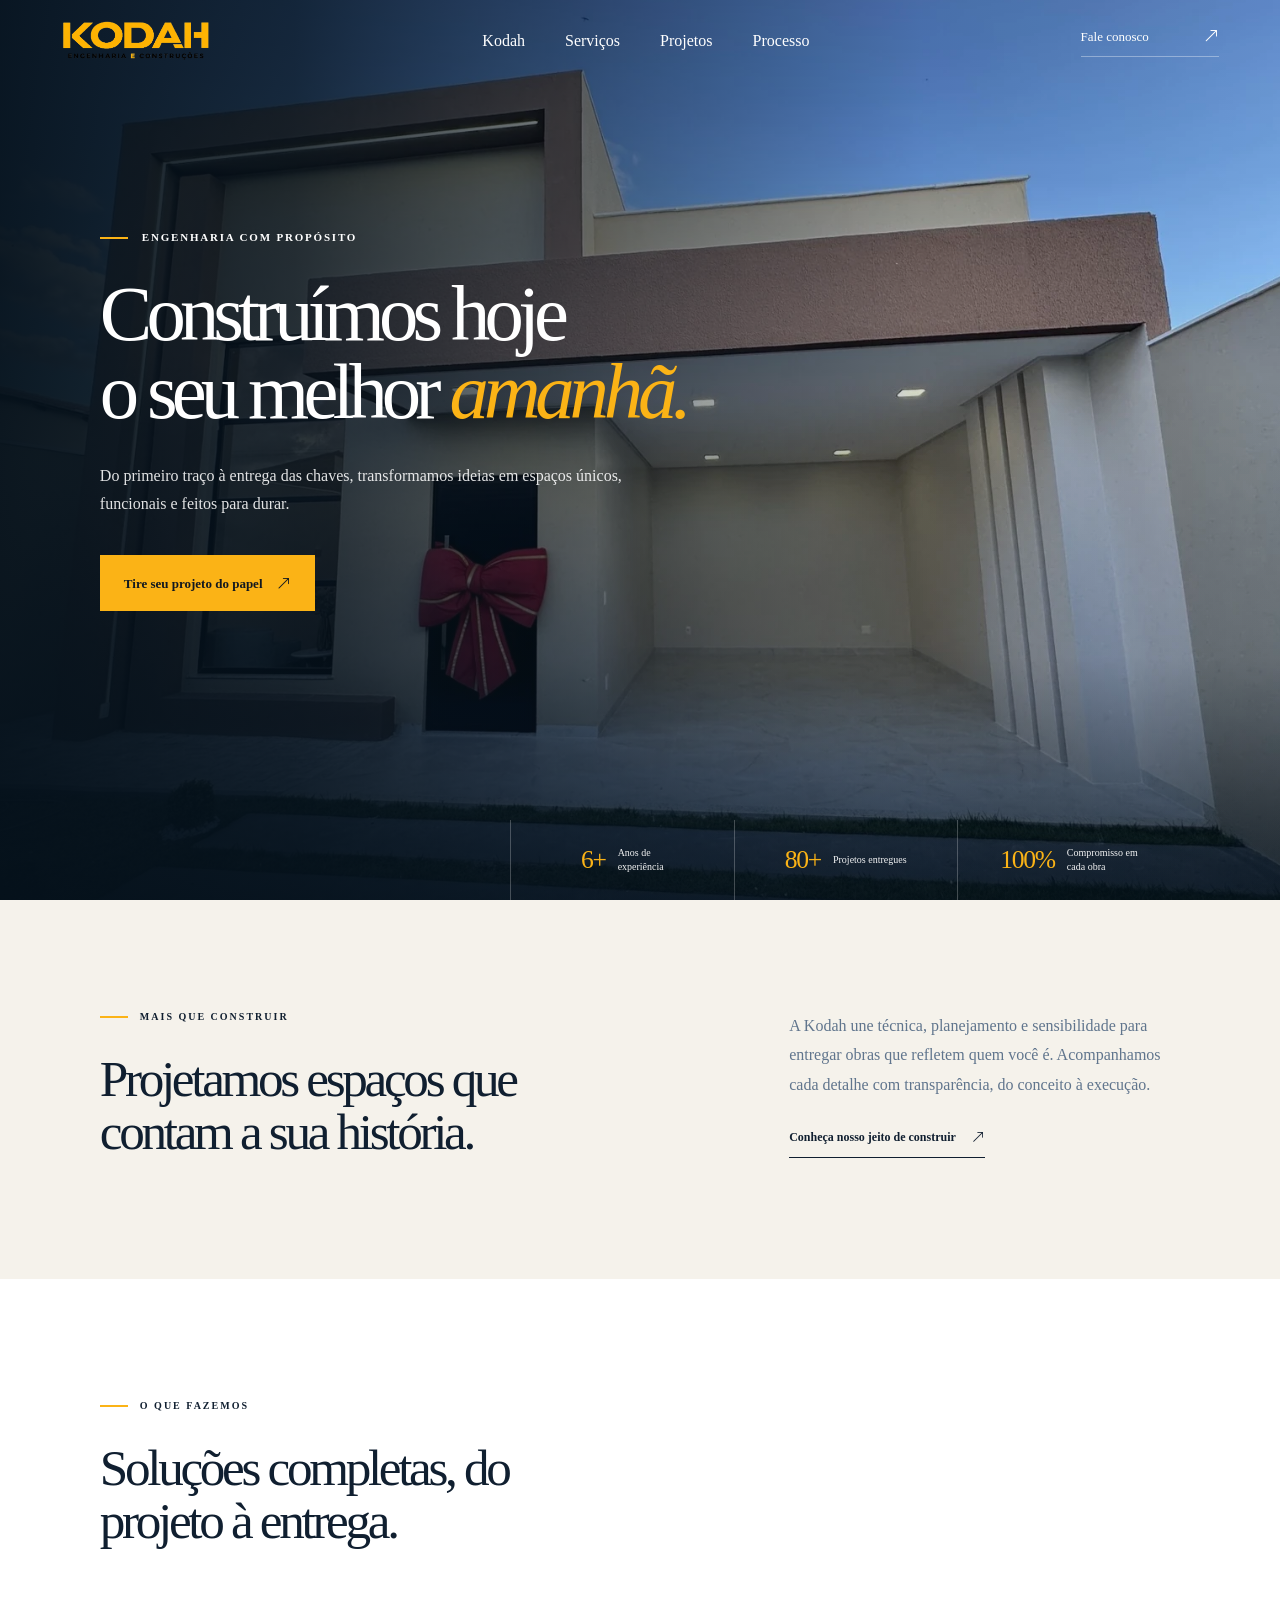
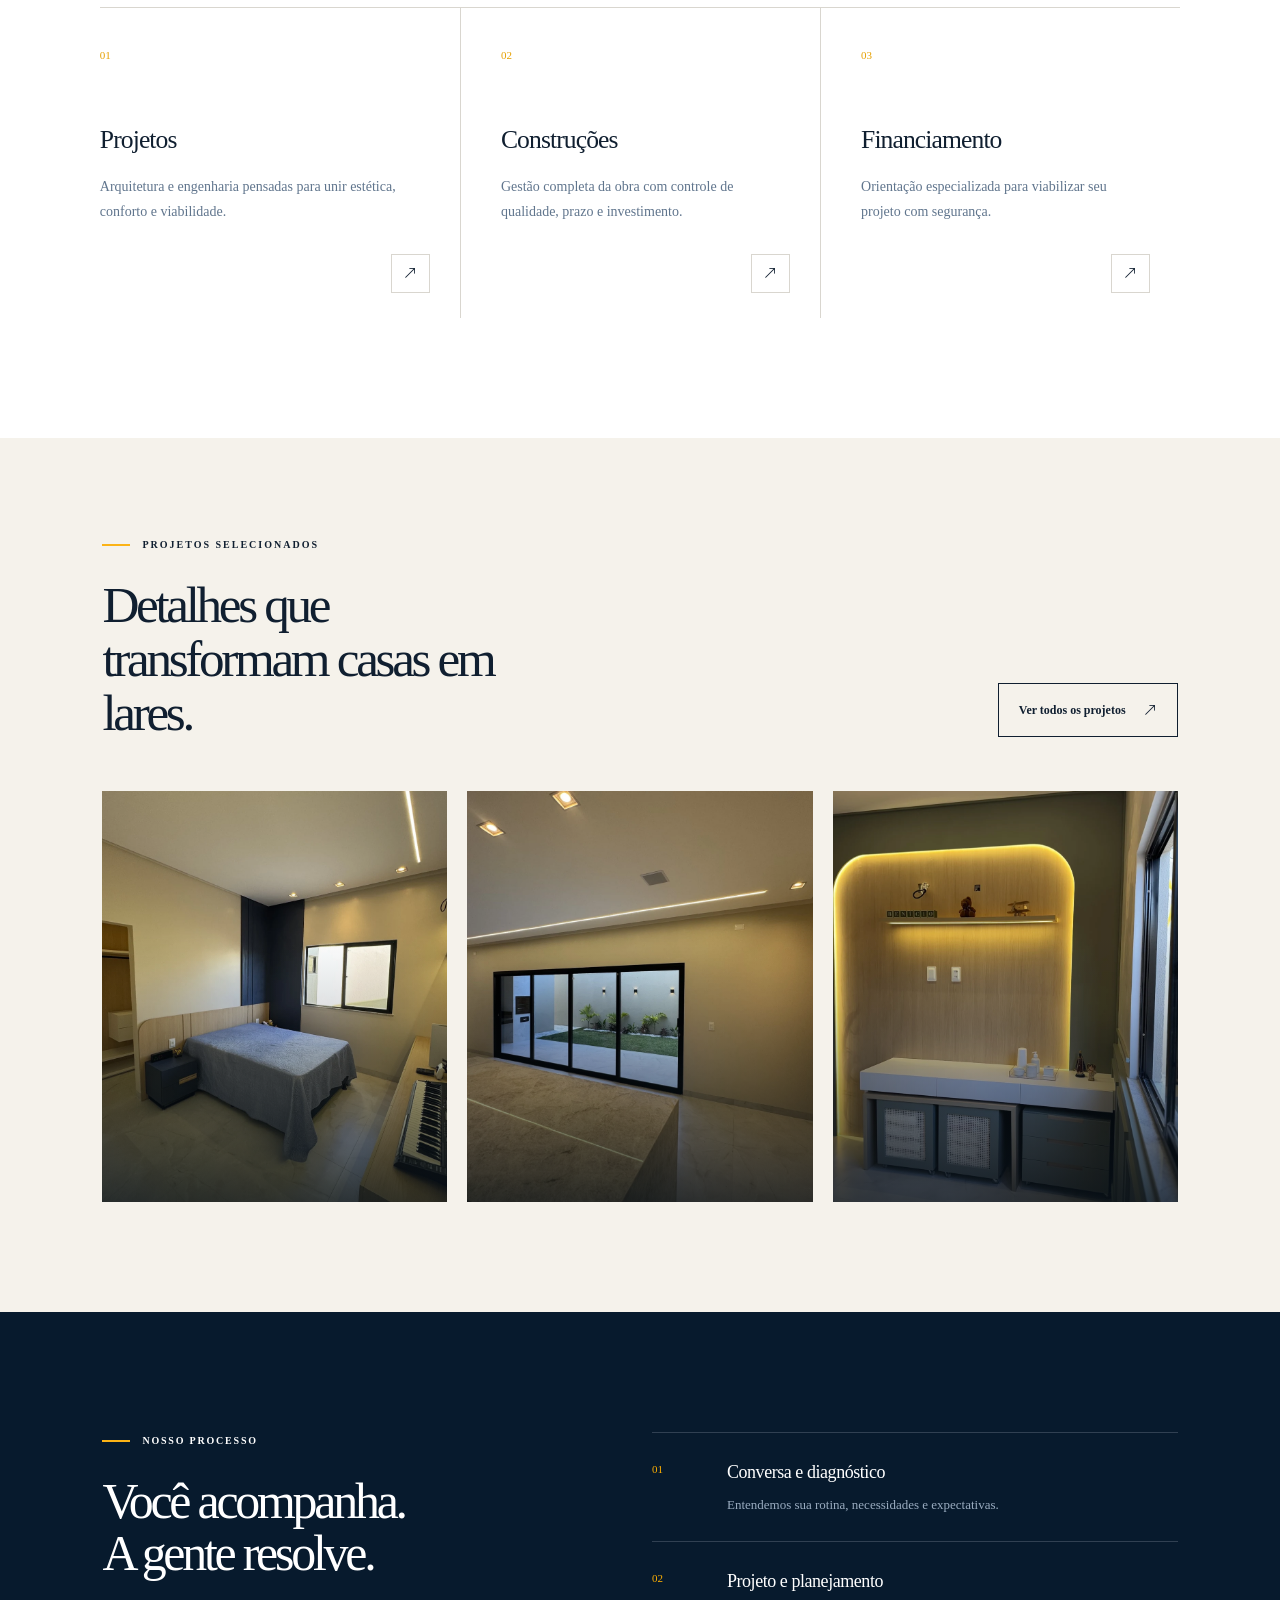
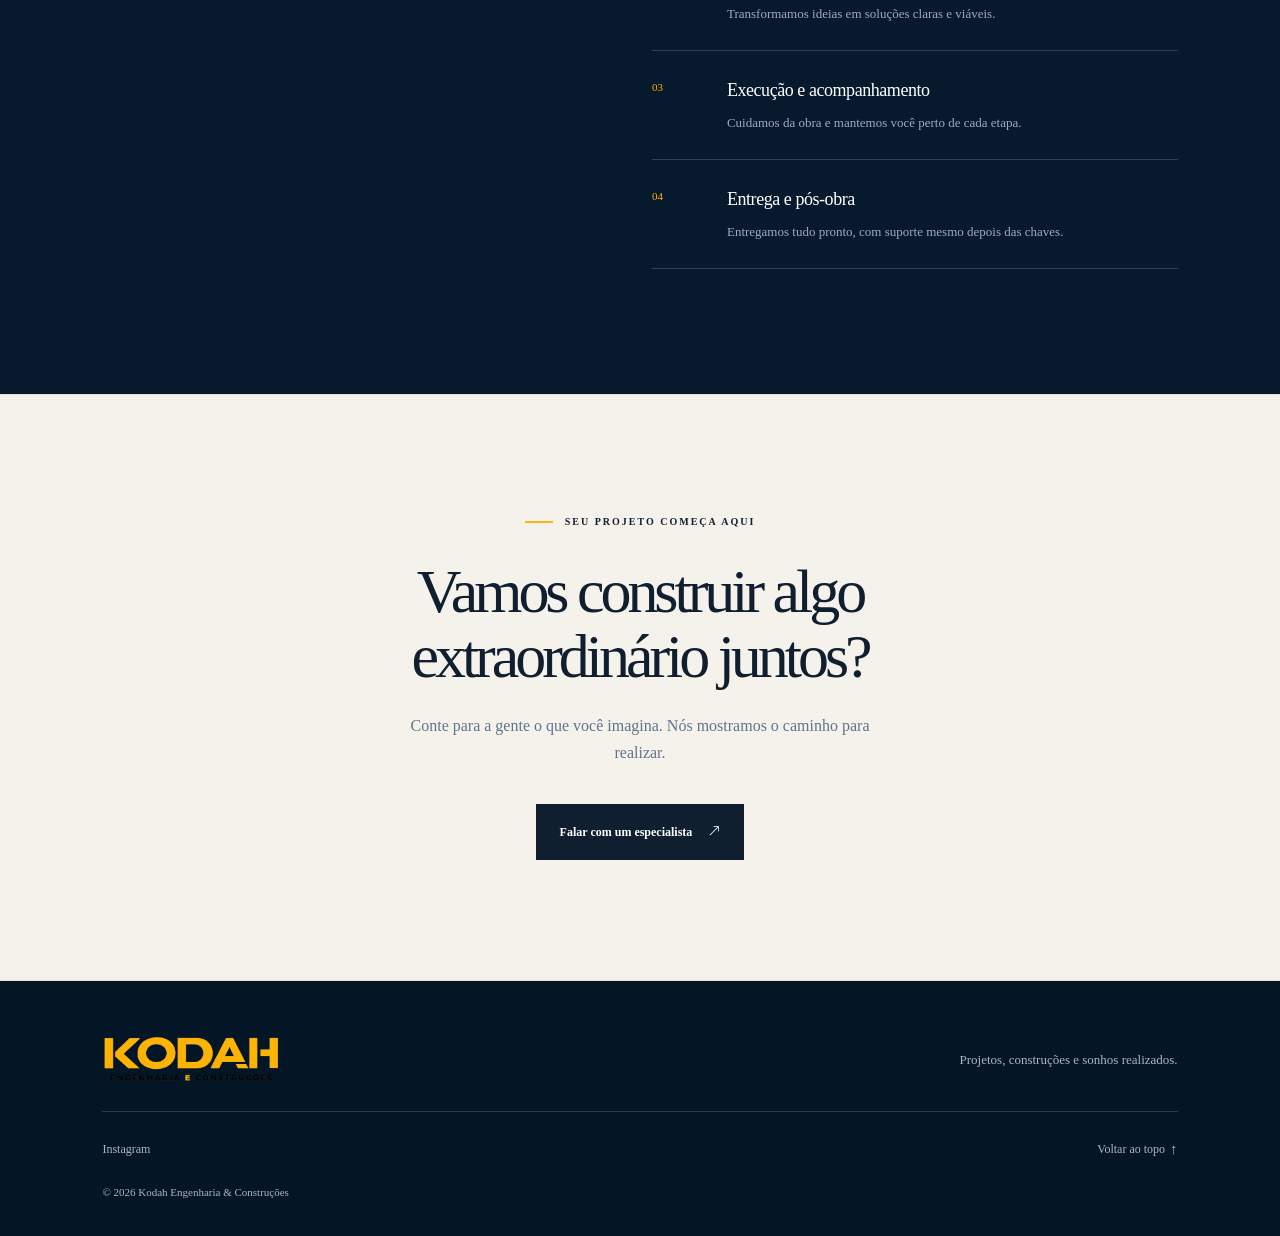
<file: index.html>
<!DOCTYPE html>
<html lang="pt-BR">

<head>
    <meta charset="UTF-8">
    <meta name="viewport" content="width=device-width, initial-scale=1.0">
    <meta name="theme-color" content="#041525">
    <meta name="description" content="A Kodah une engenharia, planejamento e sensibilidade para transformar projetos em espaços únicos. Conheça nossos serviços de projetos, construções e financiamento.">
    <meta name="robots" content="index, follow">
    <title>Kodah Engenharia &amp; Construções | Projetos e Obras</title>

    <link rel="preload" as="image" href="assets/img/logo.webp" fetchpriority="high">

    <!-- Bootstrap Icons -->
    <link rel="stylesheet" href="https://cdn.jsdelivr.net/npm/bootstrap-icons@1.13.2/font/bootstrap-icons.min.css">

    <link rel="stylesheet" href="src/css/reset.css">
    <link rel="stylesheet" href="src/css/layout/header.css">
    <link rel="stylesheet" href="src/css/section/hero.css">
    <link rel="stylesheet" href="src/css/section/about.css">
    <link rel="stylesheet" href="src/css/section/services.css">
    <link rel="stylesheet" href="src/css/section/projects.css">
    <link rel="stylesheet" href="src/css/section/process.css">
    <link rel="stylesheet" href="src/css/layout/cta.css">
    <link rel="stylesheet" href="src/css/layout/footer.css">
</head>

<body>
    <a class="skip-link" href="#conteudo">Pular para o conteúdo</a>
    <header class="site-header">
        <a class="header_brand" href="#inicio" aria-label="Kodah — início">
            <img src="assets/img/logo.webp" alt="Kodah Engenharia e Construções" width="220" height="60" fetchpriority="high">
        </a>

        <nav class="navbar" id="primary-navigation" aria-label="Navegação principal">
            <ul>
                <li class="nav-item"><a href="#sobre" class="nav-link">Kodah</a></li>
                <li class="nav-item"><a href="#servicos" class="nav-link">Serviços</a></li>
                <li class="nav-item"><a href="#projetos" class="nav-link">Projetos</a></li>
                <li class="nav-item nav-item-mobile"><a href="#processo" class="nav-link">Processo</a></li>
            </ul>
        </nav>

        <a href="#contato" class="btn-contact">
            <span>Fale conosco</span>
            <span class="arroy" aria-hidden="true"><i class="bi bi-arrow-up-right"></i></span>
        </a>

        <button class="menu-toggle" type="button" aria-label="Abrir menu" aria-controls="primary-navigation" aria-expanded="false">
            <span></span><span></span>
        </button>
    </header>

    <main id="conteudo">
        <section class="hero" id="inicio">
            <!-- Imagem de fundo -->
            <div class="hero__background" aria-hidden="true"></div>

            <!-- Camada de contraste sobre a imagem -->
            <div class="hero__overlay" aria-hidden="true"></div>

            <!-- Conteúdo principal -->
            <div class="hero__container">
                <div class="hero__content">

                    <!-- Selo / identificação -->
                    <div class="hero__eyebrow">
                        <span class="hero__eyebrow-line"></span>
                        <span>Engenharia com propósito</span>
                    </div>

                    <!-- Título principal -->
                    <h1 class="hero__title">
                        Construímos hoje
                        <br />
                        o seu melhor
                        <em>amanhã.</em>
                    </h1>

                    <!-- Descrição -->
                    <p class="hero__description">
                        Do primeiro traço à entrega das chaves, transformamos
                        ideias em espaços únicos, funcionais e feitos para durar.
                    </p>

                    <!-- Botão de ação -->
                    <a href="#contato" class="hero__cta">
                        <span>Tire seu projeto do papel</span>
                        <i class="bi bi-arrow-up-right" aria-hidden="true"></i>
                    </a>

                </div>

                <!-- Indicadores inferiores -->
                <div class="hero__stats" aria-label="Nossos diferenciais">

                    <div class="hero__stat">
                        <span class="hero__stat-number">6+</span>
                        <span class="hero__stat-label">
                            Anos de<br />experiência
                        </span>
                    </div>

                    <div class="hero__stat">
                        <span class="hero__stat-number">80+</span>
                        <span class="hero__stat-label">
                            Projetos entregues
                        </span>
                    </div>

                    <div class="hero__stat">
                        <span class="hero__stat-number">100%</span>
                        <span class="hero__stat-label">
                            Compromisso em<br />cada obra
                        </span>
                    </div>

                </div>
            </div>
        </section>
    </main>

    <!-- ======================= 
        SEÇÃO - SOBRE KODAH
    ======================= -->

    <section class="about" id="sobre">
        <div class="about_container">

            <!-- Coluna esquerda -->
            <div class="about_heading">
                <span class="about_eyebrow">
                    <span class="about_eyebrow-line"></span>
                    Mais que construir
                </span>

                <h2 class="about_title">
                    Projetamos espaços que
                    <br class="about_desktop-break">
                    contam a sua história.
                </h2>
            </div>

            <!-- Coluna direita -->
            <div class="about_content">
                <p class="about_description">
                    A Kodah une técnica, planejamento e sensibilidade
                    para entregar obras que refletem quem você é.
                    Acompanhamos cada detalhe com transparência,
                    do conceito à execução.
                </p>

                <a href="#servicos" class="about_link">
                    <span>Conheça nosso jeito de construir</span>
                    <i class="bi bi-arrow-up-right"></i>
                </a>
            </div>
        </div>
    </section>


    <!-- ========================================
     SERVIÇOS — KODAH
======================================== -->

    <section class="services" id="servicos">
        <div class="services_container">

            <!-- Cabeçalho da seção -->
            <div class="services_header">
                <span class="services_eyebrow">
                    <span class="services_eyebrow-line"></span>
                    O que fazemos
                </span>

                <h2 class="services_title">
                    Soluções completas, do
                    <br class="services_desktop-break">
                    projeto à entrega.
                </h2>
            </div>

            <!-- Lista de serviços -->
            <div class="services_grid">

                <!-- Serviço 01 -->
                <article class="services_card">
                    <span class="services_number">01</span>

                    <div class="services_card-content">
                        <h3 class="services_card-title">Projetos</h3>

                        <p class="services_card-description">
                            Arquitetura e engenharia pensadas para unir
                            estética, conforto e viabilidade.
                        </p>
                    </div>

                    <a href="#projetos" class="services_card-link" aria-label="Conheça nossos projetos">
                        <i class="bi bi-arrow-up-right" aria-hidden="true"></i>
                    </a>
                </article>

                <!-- Serviço 02 -->
                <article class="services_card">
                    <span class="services_number">02</span>

                    <div class="services_card-content">
                        <h3 class="services_card-title">Construções</h3>

                        <p class="services_card-description">
                            Gestão completa da obra com controle de
                            qualidade, prazo e investimento.
                        </p>
                    </div>

                    <a href="#contato" class="services_card-link"
                        aria-label="Conheça nossos serviços de construção">
                        <i class="bi bi-arrow-up-right" aria-hidden="true"></i>
                    </a>
                </article>

                <!-- Serviço 03 -->
                <article class="services_card">
                    <span class="services_number">03</span>

                    <div class="services_card-content">
                        <h3 class="services_card-title">Financiamento</h3>

                        <p class="services_card-description">
                            Orientação especializada para viabilizar seu
                            projeto com segurança.
                        </p>
                    </div>

                    <a href="#contato" class="services_card-link" aria-label="Saiba mais sobre financiamento">
                        <i class="bi bi-arrow-up-right" aria-hidden="true"></i>
                    </a>
                </article>

            </div>
        </div>
    </section>


    <!-- ========================================
     PROJETOS — KODAH
    ======================================== -->

    <section class="projects" id="projetos">
        <div class="projects_container">

            <!-- Cabeçalho -->
            <div class="projects_header">

                <div class="projects_heading">
                    <span class="projects_eyebrow">
                        <span class="projects_eyebrow-line"></span>
                        Projetos selecionados
                    </span>

                    <h2 class="projects_title">
                        Detalhes que<br class="projects_desktop-break">
                        transformam casas em<br class="projects_desktop-break">
                        lares.
                    </h2>
                </div>

                <a href="#contato" class="projects_all-link">
                    <span>Ver todos os projetos</span>
                    <i class="bi bi-arrow-up-right" aria-hidden="true"></i>
                </a>

            </div>

            <!-- Cards de projetos -->
            <div class="projects_grid">

                <!-- Projeto 01 -->
                <a href="#contato" class="projects_card" aria-label="Converse com a Kodah sobre seu projeto residencial">
                    <img class="projects_image" src="assets/img/projeto-quarto.webp"
                        alt="Quarto com cama, marcenaria planejada e iluminação embutida" loading="lazy" decoding="async">

                    <div class="projects_card-overlay" aria-hidden="true"></div>

                    <span class="projects_card-arrow" aria-hidden="true">
                        <i class="bi bi-arrow-up-right"></i>
                    </span>
                </a>

                <!-- Projeto 02 -->
                <a href="#contato" class="projects_card" aria-label="Converse com a Kodah sobre um projeto residencial">
                    <img class="projects_image" src="assets/img/projeto-interior.webp"
                        alt="Ambiente integrado com bancada em pedra e portas de vidro para o pátio" loading="lazy" decoding="async">

                    <div class="projects_card-overlay" aria-hidden="true"></div>

                    <span class="projects_card-arrow" aria-hidden="true">
                        <i class="bi bi-arrow-up-right"></i>
                    </span>
                </a>

                <!-- Projeto 03 -->
                <a href="#contato" class="projects_card" aria-label="Converse com a Kodah sobre um projeto de interiores">
                    <img class="projects_image" src="assets/img/projeto-marcenaria.webp"
                        alt="Painel de marcenaria sob medida com iluminação indireta e bancada" loading="lazy" decoding="async">

                    <div class="projects_card-overlay" aria-hidden="true"></div>

                    <span class="projects_card-arrow" aria-hidden="true">
                        <i class="bi bi-arrow-up-right"></i>
                    </span>
                </a>

            </div>
        </div>
    </section>

    <!-- PROCESS — KODAH -->
    <section class="process" id="processo">
        <div class="process__container">

            <div class="process__intro">
                <p class="process__eyebrow">
                    <span class="process__eyebrow-line"></span>
                    Nosso processo
                </p>

                <h2 class="process__title">
                    Você acompanha.<br>
                    A gente resolve.
                </h2>
            </div>

            <div class="process__steps">

                <article class="process__step">
                    <span class="process__number">01</span>
                    <div>
                        <h3 class="process__step-title">
                            Conversa e diagnóstico
                        </h3>
                        <p class="process__step-description">
                            Entendemos sua rotina, necessidades e expectativas.
                        </p>
                    </div>
                </article>

                <article class="process__step">
                    <span class="process__number">02</span>
                    <div>
                        <h3 class="process__step-title">
                            Projeto e planejamento
                        </h3>
                        <p class="process__step-description">
                            Transformamos ideias em soluções claras e viáveis.
                        </p>
                    </div>
                </article>

                <article class="process__step">
                    <span class="process__number">03</span>
                    <div>
                        <h3 class="process__step-title">
                            Execução e acompanhamento
                        </h3>
                        <p class="process__step-description">
                            Cuidamos da obra e mantemos você perto de cada etapa.
                        </p>
                    </div>
                </article>

                <article class="process__step">
                    <span class="process__number">04</span>
                    <div>
                        <h3 class="process__step-title">
                            Entrega e pós-obra
                        </h3>
                        <p class="process__step-description">
                            Entregamos tudo pronto, com suporte mesmo depois das chaves.
                        </p>
                    </div>
                </article>

            </div>
        </div>
    </section>


    <!-- ========================================
     CTA — KODAH
======================================== -->

    <section class="cta" id="contato">
        <div class="cta_container">

            <div class="cta_eyebrow">
                <span class="cta_eyebrow-line"></span>
                <span>Seu projeto começa aqui</span>
            </div>

            <h2 class="cta_title">
                Vamos construir algo<br class="cta_desktop-break">
                extraordinário juntos?
            </h2>

            <p class="cta_description">
                Conte para a gente o que você imagina. Nós mostramos o caminho
                para realizar.
            </p>

            <a href="https://wa.me/message/ASDCEZ5GUCWUL1" class="cta_button" aria-label="Encontrar os canais de contato da Kodah">
                <span>Falar com um especialista</span>
                <i class="bi bi-arrow-up-right" aria-hidden="true"></i>
            </a>

        </div>
    </section>


    <!-- ========================================
     FOOTER — KODAH
======================================== -->


    <footer class="footer" id="footer">
        <div class="footer_container">

            <!-- Parte superior -->
            <div class="footer_top">

                <a href="#inicio" class="footer_brand" aria-label="Kodah — voltar ao início">
                    <img src="assets/img/logo.webp" alt="Kodah Engenharia e Construções" class="footer_logo"
                        width="220" height="60" loading="lazy" />
                </a>

                <p class="footer_description">
                    Projetos, construções e sonhos realizados.
                </p>

            </div>

            <!-- Divisor -->
            <div class="footer_divider"></div>

            <!-- Parte inferior -->
            <div class="footer_bottom">

                <a href="https://www.instagram.com/kodaheng/" class="footer_link" target="_blank" rel="noopener noreferrer">
                    Instagram
                </a>

                <a href="#inicio" class="footer_link footer_back-top">
                    Voltar ao topo <span aria-hidden="true">↑</span>
                </a>

            </div>

            <!-- Copyright -->
            <p class="footer_copyright">
                © <span id="footer_year">2026</span> Kodah Engenharia &amp; Construções
            </p>

        </div>
    </footer>

    <script src="src/js/main.js" defer></script>
</body>

</html>
</file>
<file: src/css/layout/header.css>
/* ==========================
   HEADER — KODAH
========================== */

header.site-header {
    display: flex;
    align-items: center;
    justify-content: space-between;

    position: absolute;
    top: 0;
    left: 0;
    z-index: 100;

    width: 100%;
    padding: 20px 4.8%;
    box-sizing: border-box;

    background: transparent;
}

/* Logo */

header.site-header .header_brand img {
    display: block;
    height: 42px;
    width: auto;
    object-fit: contain;
}

/* Navegação */

.navbar ul {
    display: flex;
    align-items: center;
    gap: 40px;

    margin: 0;
    padding: 0;

    list-style: none;
}

.nav-item {
    font-size: 16px;
    font-weight: 500;
}

.nav-link {
    position: relative;

    color: #ffffff;
    text-decoration: none;

    transition: opacity 0.3s ease;
}

.nav-link:hover {
    opacity: 0.75;
}

/* Link de contato */

.btn-contact {
    display: inline-flex;
    align-items: center;
    justify-content: space-between;
    gap: 12px;

    padding: 0 0 8px;
    width: 138px;

    color: #ffffff;
    text-decoration: none;
    font-family: inherit;
    font-size: 13px;
    font-weight: 500;

    border-bottom: 1px solid rgba(255, 255, 255, 0.35);

    transition:
        opacity 0.3s ease,
        border-color 0.3s ease;
}

.btn-contact .arroy {
    display: inline-block;
    font-size: 15px;

    transition: transform 0.3s ease;
}

.btn-contact:hover {
    opacity: 0.8;
    border-color: #fbb316;
}

.btn-contact:hover .arroy {
    transform: translate(3px, -3px);
}

/* ==========================
   RESPONSIVIDADE
========================== */

@media (max-width: 900px) {
    header.site-header {
        padding: 20px 5%;
    }

    .navbar ul {
        gap: 22px;
    }

    header.site-header .header_brand img {
        height: 36px;
    }
}

/* O botão fica oculto no desktop e aparece no breakpoint mobile. */
.menu-toggle {
    display: none;
}

@media (max-width: 640px) {
    header.site-header {
        justify-content: space-between;
        padding: 18px 24px;
    }

    header.site-header .header_brand img {
        height: 34px;
    }

    .menu-toggle {
        display: inline-flex;
        flex-direction: column;
        justify-content: center;
        gap: 6px;
        width: 44px;
        height: 44px;
        padding: 10px;
        border: 1px solid rgba(255, 255, 255, 0.45);
        background: rgba(4, 21, 37, 0.25);
        color: #fff;
        cursor: pointer;
    }

    .menu-toggle span {
        display: block;
        width: 100%;
        height: 1px;
        background: currentColor;
        transition: transform 0.25s ease;
    }

    .menu-toggle[aria-expanded="true"] span:first-child {
        transform: translateY(3.5px) rotate(45deg);
    }

    .menu-toggle[aria-expanded="true"] span:last-child {
        transform: translateY(-3.5px) rotate(-45deg);
    }

    .navbar {
        position: absolute;
        top: calc(100% - 1px);
        left: 0;
        right: 0;
        display: none;
        padding: 12px 24px 22px;
        background: #041525;
        border-top: 1px solid rgba(255, 255, 255, 0.15);
    }

    .navbar.is-open {
        display: block;
    }

    .navbar ul {
        align-items: stretch;
        flex-direction: column;
        gap: 0;
    }

    .nav-item {
        border-bottom: 1px solid rgba(255, 255, 255, 0.12);
        font-size: 14px;
    }

    .nav-link {
        display: block;
        padding: 14px 0;
    }

    .btn-contact {
        display: none;
    }
}

@media (prefers-reduced-motion: reduce) {
    .menu-toggle span,
    .btn-contact,
    .btn-contact .arroy {
        transition: none;
    }
}
</file>
<file: src/css/section/hero.css>
/* ========================================
   HERO — KODAH
======================================== */

.hero {
  position: relative;
  isolation: isolate;
  display: flex;
  flex-direction: column;
  width: 100%;
  min-height: 100vh;
  min-height: 100svh;
  overflow: hidden;
  color: #ffffff;
  background-color: #101a23;
}

/* Imagem de fundo */

.hero__background {
  position: absolute;
  inset: 0;
  z-index: -2;

  background-image: url("../../../assets/img/kodah-hero.webp");
  background-size: cover;
  background-position: center 55%;
  background-repeat: no-repeat;

  transform: scale(1.01);
}

/* Degradê para melhorar o contraste */

.hero__overlay {
  position: absolute;
  inset: 0;
  z-index: -1;
  pointer-events: none;

  background:
    linear-gradient(
      90deg,
      rgba(5, 17, 27, 0.96) 0%,
      rgba(5, 17, 27, 0.83) 23%,
      rgba(5, 17, 27, 0.57) 43%,
      rgba(5, 17, 27, 0.15) 72%,
      rgba(5, 17, 27, 0.04) 100%
    ),
    linear-gradient(
      0deg,
      rgba(5, 17, 27, 0.82) 0%,
      rgba(5, 17, 27, 0.18) 27%,
      transparent 58%
    );
}

/* Container principal */

.hero__container {
  position: relative;
  display: flex;
  flex: 1;
  flex-direction: column;
  justify-content: flex-start;

  width: 100%;
  max-width: none;
  min-height: 100vh;
  min-height: 100svh;

  margin: 0;
  padding: 230px 7.8% 110px;
  box-sizing: border-box;
}

/* Conteúdo textual */

.hero__content {
  width: 100%;
  max-width: 950px;
  margin: 0;
}

/* Selo superior */

.hero__eyebrow {
  display: flex;
  align-items: center;
  gap: 14px;

  margin-bottom: 30px;

  color: #ffffff;
  font-size: 11px;
  font-weight: 700;
  line-height: 1.4;
  letter-spacing: 1.8px;
  text-transform: uppercase;
}

.hero__eyebrow-line {
  display: block;
  flex-shrink: 0;

  width: 28px;
  height: 2px;

  background-color: #fbb316;
}

/* Título principal */

.hero__title {
  margin: 0;

  color: #ffffff;
  font-size: clamp(52px, 6.15vw, 96px);
  font-weight: 400;
  line-height: 0.98;
  letter-spacing: -0.075em;
}

/* Palavra em destaque */

.hero__title em {
  color: #fbb316;
  font-family: Georgia, "Times New Roman", serif;
  font-weight: 400;
  font-style: italic;
  letter-spacing: -0.065em;
  white-space: nowrap;
}

/* Descrição */

.hero__description {
  max-width: 540px;

  margin: 32px 0 0;

  color: rgba(255, 255, 255, 0.88);
  font-size: 16px;
  font-weight: 400;
  line-height: 1.8;
}

/* Botão principal */

.hero__cta {
  display: inline-flex;
  align-items: center;
  justify-content: center;
  gap: 14px;

  min-height: 56px;
  margin-top: 36px;
  padding: 0 23px;

  background-color: #fbb316;
  border: 1px solid #fbb316;

  color: #111820;
  font-size: 13px;
  font-weight: 600;
  text-decoration: none;

  transition:
    background-color 0.25s ease,
    border-color 0.25s ease,
    transform 0.25s ease;
}

.hero__cta i {
  font-size: 14px;
  transition: transform 0.25s ease;
}

.hero__cta:hover {
  background-color: #ffc43d;
  border-color: #ffc43d;
}

.hero__cta:hover i {
  transform: translate(3px, -3px);
}

.hero__cta:focus-visible {
  outline: 2px solid #ffffff;
  outline-offset: 4px;
}

/* Indicadores inferiores */

.hero__stats {
  position: absolute;
  right: 7.8%;
  bottom: 0;

  display: grid;
  grid-template-columns: repeat(3, minmax(0, 1fr));

  width: min(670px, 58%);
}

/* Cada indicador */

.hero__stat {
  display: flex;
  align-items: center;
  justify-content: center;
  gap: 12px;

  min-height: 80px;
  padding: 12px 16px;

  border-left: 1px solid rgba(255, 255, 255, 0.24);
}

/* Números dourados */

.hero__stat-number {
  flex-shrink: 0;

  color: #fbb316;
  font-size: clamp(23px, 2vw, 30px);
  font-weight: 400;
  line-height: 1;
  letter-spacing: -0.05em;
}

/* Texto dos indicadores */

.hero__stat-label {
  color: rgba(255, 255, 255, 0.94);
  font-size: 10px;
  font-weight: 400;
  line-height: 1.4;
}

/* ========================================
   RESPONSIVIDADE — TABLETS
======================================== */

@media (max-width: 1024px) {
  .hero__container {
    padding: 200px 5% 110px;
  }

  .hero__title {
    font-size: clamp(54px, 7.2vw, 76px);
  }

  .hero__stats {
    right: 5%;
    width: min(640px, 75%);
  }

  .hero__stat {
    gap: 8px;
    padding-inline: 12px;
  }
}

/* ========================================
   RESPONSIVIDADE — CELULARES
======================================== */

@media (max-width: 640px) {
  .hero {
    min-height: 100svh;
  }

  .hero__background {
    background-position: 58% center;
  }

  .hero__overlay {
    background:
      linear-gradient(
        90deg,
        rgba(5, 17, 27, 0.84) 0%,
        rgba(5, 17, 27, 0.56) 100%
      ),
      linear-gradient(
        0deg,
        rgba(5, 17, 27, 0.94) 0%,
        rgba(5, 17, 27, 0.35) 55%,
        rgba(5, 17, 27, 0.20) 100%
      );
  }

  .hero__container {
    min-height: 100svh;
    justify-content: center;

    padding: 120px 24px 210px;
  }

  .hero__content {
    max-width: 100%;
  }

  .hero__eyebrow {
    gap: 9px;
    margin-bottom: 24px;

    font-size: 9px;
    letter-spacing: 1.4px;
  }

  .hero__eyebrow-line {
    width: 22px;
  }

  .hero__title {
    font-size: clamp(43px, 10.2vw, 62px);
    line-height: 1.04;
    letter-spacing: -0.065em;
  }

  .hero__description {
    max-width: 420px;
    margin-top: 24px;

    font-size: 14px;
    line-height: 1.75;
  }

  .hero__cta {
    min-height: 54px;
    margin-top: 28px;
    padding-inline: 18px;

    font-size: 12px;
  }

  .hero__stats {
    right: 24px;
    bottom: 0;
    left: 24px;

    width: auto;
  }

  .hero__stat {
    flex-direction: column;
    align-items: flex-start;
    justify-content: center;
    gap: 8px;

    min-height: 94px;
    padding: 12px 10px;
  }

  .hero__stat-number {
    font-size: 25px;
  }

  .hero__stat-label {
    font-size: 9px;
  }
}

/* Telas muito estreitas */

@media (max-width: 380px) {
  .hero__container {
    padding-right: 18px;
    padding-left: 18px;
  }

  .hero__title {
    font-size: 40px;
  }

  .hero__stats {
    right: 18px;
    left: 18px;
  }

  .hero__stat {
    padding-inline: 7px;
  }

  .hero__stat-number {
    font-size: 22px;
  }

  .hero__stat-label {
    font-size: 8px;
  }
}

/* Respeita preferência por movimento reduzido */

@media (prefers-reduced-motion: reduce) {
  .hero__cta,
  .hero__cta i {
    transition: none;
  }
}
</file>
<file: src/css/section/about.css>
/* ========================================
   ABOUT — KODAH
======================================== */

.about {
  width: 100%;
  background-color: #f5f2eb;
  color: #101f30;
}

/* Container principal */

.about_container {
  display: grid;
  grid-template-columns: 1.3fr 0.8fr;
  align-items: center;
  column-gap: 5%;

  width: 100%;
  max-width: none;
  margin: 0;

  padding: 110px 7.8% 120px;
  box-sizing: border-box;
}

/* Selo superior */

.about_eyebrow {
  display: flex;
  align-items: center;
  gap: 12px;

  margin-bottom: 28px;

  color: #101f30;
  font-size: 10px;
  font-weight: 700;
  line-height: 1.4;
  letter-spacing: 2px;
  text-transform: uppercase;
}

.about_eyebrow-line {
  display: block;
  flex-shrink: 0;

  width: 28px;
  height: 2px;

  background-color: #fbb316;
}

/* Coluna esquerda */

.about_heading {
  min-width: 0;
}

/* Título */

.about_title {
  max-width: 780px;
  margin: 0;

  color: #101f30;
  font-size: clamp(42px, 4vw, 62px);
  font-weight: 400;
  line-height: 1.04;
  letter-spacing: -0.065em;
}

/* Coluna direita */

.about_content {
  width: 100%;
  max-width: 470px;
  justify-self: end;
}

/* Descrição */

.about_description {
  margin: 0;

  color: #60758d;
  font-size: 16px;
  font-weight: 400;
  line-height: 1.85;
}

/* Link */

.about_link {
  display: inline-flex;
  align-items: center;
  gap: 16px;

  margin-top: 28px;
  padding-bottom: 10px;

  border-bottom: 1px solid #101f30;

  color: #101f30;
  font-size: 12px;
  font-weight: 600;
  text-decoration: none;

  transition:
    color 0.25s ease,
    border-color 0.25s ease;
}

.about_link i {
  display: inline-block;
  font-size: 13px;

  transition: transform 0.25s ease;
}

.about_link:hover {
  color: #b98100;
  border-color: #b98100;
}

.about_link:hover i {
  transform: translate(3px, -3px);
}

.about_link:focus-visible {
  outline: 2px solid #101f30;
  outline-offset: 5px;
}

/* ========================================
   TABLETS
======================================== */

@media (max-width: 1024px) {
  .about_container {
    grid-template-columns: 1.1fr 0.9fr;
    column-gap: 4%;
    padding: 90px 5%;
  }

  .about_title {
    font-size: clamp(38px, 4.5vw, 52px);
  }

  .about_description {
    font-size: 15px;
  }
}

/* ========================================
   CELULARES
======================================== */

@media (max-width: 640px) {
  .about_container {
    grid-template-columns: 1fr;
    row-gap: 30px;

    padding: 76px 24px 82px;
  }

  .about_eyebrow {
    gap: 9px;
    margin-bottom: 22px;

    font-size: 9px;
    letter-spacing: 1.7px;
  }

  .about_eyebrow-line {
    width: 24px;
  }

  .about_title {
    font-size: clamp(36px, 9vw, 48px);
    line-height: 1.08;
    letter-spacing: -0.06em;
  }

  .about_desktop-break {
    display: none;
  }

  .about_content {
    max-width: 100%;
    justify-self: start;
  }

  .about_description {
    font-size: 15px;
    line-height: 1.8;
  }

  .about_link {
    gap: 12px;
    margin-top: 24px;
    font-size: 12px;
  }
}

/* Telas muito estreitas */

@media (max-width: 380px) {
  .about_container {
    padding-right: 18px;
    padding-left: 18px;
  }

  .about_title {
    font-size: 36px;
  }
}

/* Movimento reduzido */

@media (prefers-reduced-motion: reduce) {
  .about_link,
  .about_link i {
    transition: none;
  }
}
</file>
<file: src/css/section/services.css>
/* ========================================
   SERVICES — KODAH
======================================== */

.services {
  width: 100%;
  background-color: #ffffff;
  color: #101f30;
}

/* Container principal */

.services_container {
  width: 100%;
  max-width: none;
  margin: 0;
  padding: 120px 7.8% 120px;
  box-sizing: border-box;
}

/* Cabeçalho */

.services_header {
  margin-bottom: 60px;
}

/* Identificação da seção */

.services_eyebrow {
  display: flex;
  align-items: center;
  gap: 12px;

  margin-bottom: 28px;

  color: #101f30;
  font-size: 10px;
  font-weight: 700;
  line-height: 1.4;
  letter-spacing: 2px;
  text-transform: uppercase;
}

.services_eyebrow-line {
  display: block;
  flex-shrink: 0;

  width: 28px;
  height: 2px;

  background-color: #fbb316;
}

/* Título principal */

.services_title {
  max-width: 800px;
  margin: 0;

  color: #101f30;
  font-size: clamp(42px, 4vw, 62px);
  font-weight: 400;
  line-height: 1.04;
  letter-spacing: -0.065em;
}

/* Grid dos serviços */

.services_grid {
  display: grid;
  grid-template-columns: repeat(3, minmax(0, 1fr));

  width: 100%;
  border-top: 1px solid #d9d6cf;
}

/* Card individual */

.services_card {
  position: relative;
  display: flex;
  flex-direction: column;
  align-items: flex-start;

  min-width: 0;
  min-height: 310px;
  padding: 40px 40px 25px 0;
}

.services_card + .services_card {
  padding-left: 40px;
  border-left: 1px solid #d9d6cf;
}

/* Numeração */

.services_number {
  color: #e6a000;
  font-size: 11px;
  font-weight: 500;
  line-height: 1.4;
}

/* Conteúdo do card */

.services_card-content {
  margin-top: 62px;
  padding-right: 8px;
}

/* Título do serviço */

.services_card-title {
  margin: 0;

  color: #101f30;
  font-size: clamp(23px, 2vw, 29px);
  font-weight: 400;
  line-height: 1.2;
  letter-spacing: -0.035em;
}

/* Descrição */

.services_card-description {
  max-width: 340px;
  margin: 18px 0 0;

  color: #60758d;
  font-size: 14px;
  font-weight: 400;
  line-height: 1.8;
}

/* Botão com seta */

.services_card-link {
  position: absolute;
  right: 30px;
  bottom: 25px;

  display: flex;
  align-items: center;
  justify-content: center;

  width: 39px;
  height: 39px;

  border: 1px solid #d9d6cf;
  background-color: transparent;

  color: #101f30;
  text-decoration: none;

  transition:
    color 0.25s ease,
    background-color 0.25s ease,
    border-color 0.25s ease;
}

.services_card-link i {
  font-size: 13px;
  transition: transform 0.25s ease;
}

.services_card-link:hover {
  color: #ffffff;
  background-color: #101f30;
  border-color: #101f30;
}

.services_card-link:hover i {
  transform: translate(2px, -2px);
}

.services_card-link:focus-visible {
  outline: 2px solid #101f30;
  outline-offset: 4px;
}

/* ========================================
   TABLETS
======================================== */

@media (max-width: 1024px) {
  .services_container {
    padding: 95px 5% 100px;
  }

  .services_header {
    margin-bottom: 48px;
  }

  .services_title {
    font-size: clamp(40px, 5vw, 54px);
  }

  .services_card {
    min-height: 300px;
    padding-right: 24px;
  }

  .services_card + .services_card {
    padding-left: 24px;
  }

  .services_card-content {
    margin-top: 52px;
  }

  .services_card-title {
    font-size: 24px;
  }

  .services_card-description {
    font-size: 13px;
  }

  .services_card-link {
    right: 20px;
  }
}

/* ========================================
   CELULARES
======================================== */

@media (max-width: 640px) {
  .services_container {
    padding: 76px 24px 82px;
  }

  .services_header {
    margin-bottom: 38px;
  }

  .services_eyebrow {
    gap: 9px;
    margin-bottom: 22px;

    font-size: 9px;
    letter-spacing: 1.7px;
  }

  .services_eyebrow-line {
    width: 24px;
  }

  .services_title {
    font-size: clamp(36px, 9vw, 48px);
    line-height: 1.08;
    letter-spacing: -0.06em;
  }

  .services_desktop-break {
    display: none;
  }

  .services_grid {
    grid-template-columns: 1fr;
  }

  .services_card {
    min-height: 245px;
    padding: 28px 52px 30px 0;
  }

  .services_card + .services_card {
    padding-left: 0;
    border-left: none;
    border-top: 1px solid #d9d6cf;
  }

  .services_card-content {
    margin-top: 36px;
  }

  .services_card-title {
    font-size: 25px;
  }

  .services_card-description {
    max-width: 360px;
    margin-top: 12px;
    font-size: 14px;
  }

  .services_card-link {
    right: 0;
    bottom: 28px;

    width: 36px;
    height: 36px;
  }
}

/* Telas muito estreitas */

@media (max-width: 380px) {
  .services_container {
    padding-right: 18px;
    padding-left: 18px;
  }

  .services_title {
    font-size: 35px;
  }
}

/* Movimento reduzido */

@media (prefers-reduced-motion: reduce) {
  .services_card-link,
  .services_card-link i {
    transition: none;
  }
}
</file>
<file: src/css/section/projects.css>
/* ========================================
   PROJECTS — KODAH
======================================== */

.projects {
  width: 100%;
  background-color: #f5f2eb;
  color: #101f30;
}

.projects_container {
  width: 100%;
  max-width: none;
  margin: 0;
  padding: 100px 8% 110px;
  box-sizing: border-box;
}

/* Cabeçalho */

.projects_header {
  display: flex;
  align-items: flex-end;
  justify-content: space-between;
  gap: 40px;

  margin-bottom: 52px;
}

.projects_heading {
  max-width: 700px;
}

/* Identificação */

.projects_eyebrow {
  display: flex;
  align-items: center;
  gap: 12px;

  margin-bottom: 26px;

  color: #101f30;
  font-size: 10px;
  font-weight: 700;
  line-height: 1.4;
  letter-spacing: 2px;
  text-transform: uppercase;
}

.projects_eyebrow-line {
  display: block;
  flex-shrink: 0;

  width: 28px;
  height: 2px;

  background-color: #fbb316;
}

/* Título */

.projects_title {
  margin: 0;

  color: #101f30;
  font-size: clamp(44px, 4vw, 62px);
  font-weight: 400;
  line-height: 1.05;
  letter-spacing: -0.065em;
}

/* Botão ver todos */

.projects_all-link {
  display: inline-flex;
  align-items: center;
  justify-content: center;
  gap: 18px;

  flex-shrink: 0;
  min-height: 54px;
  margin-bottom: 2px;
  padding: 0 20px;

  border: 1px solid #101f30;
  background-color: transparent;

  color: #101f30;
  font-size: 12px;
  font-weight: 600;
  text-decoration: none;

  transition:
    color 0.25s ease,
    background-color 0.25s ease,
    border-color 0.25s ease;
}

.projects_all-link i {
  font-size: 13px;
  transition: transform 0.25s ease;
}

.projects_all-link:hover {
  color: #ffffff;
  background-color: #101f30;
  border-color: #101f30;
}

.projects_all-link:hover i {
  transform: translate(3px, -3px);
}

.projects_all-link:focus-visible,
.projects_card:focus-visible {
  outline: 2px solid #101f30;
  outline-offset: 4px;
}

/* Grade de projetos */

.projects_grid {
  display: grid;
  grid-template-columns: repeat(3, minmax(0, 1fr));
  gap: 20px;
}

/* Card */

.projects_card {
  position: relative;
  display: block;

  min-width: 0;
  aspect-ratio: 0.84;
  overflow: hidden;

  background-color: #d9d6cf;
  color: #ffffff;
  text-decoration: none;
  isolation: isolate;
}

/* Imagem */

.projects_image {
  position: absolute;
  inset: 0;
  z-index: -2;

  display: block;
  width: 100%;
  height: 100%;

  object-fit: cover;
  object-position: center;

  transition: transform 0.7s cubic-bezier(0.2, 0.7, 0.2, 1);
}

/* Degradê inferior */

.projects_card-overlay {
  position: absolute;
  inset: 0;
  z-index: -1;

  background: linear-gradient(
    180deg,
    rgba(9, 19, 28, 0) 35%,
    rgba(9, 19, 28, 0.12) 52%,
    rgba(9, 19, 28, 0.78) 100%
  );

  transition: background-color 0.3s ease;
}

/* Informações */

.projects_card-info {
  position: absolute;
  right: 28px;
  bottom: 29px;
  left: 28px;
}

.projects_category {
  display: block;

  margin-bottom: 14px;

  color: #fbb316;
  font-size: 9px;
  font-weight: 700;
  line-height: 1.4;
  letter-spacing: 1.3px;
  text-transform: uppercase;
}

/* Nome do projeto */

.projects_card-title {
  margin: 0;

  color: #ffffff;
  font-size: clamp(22px, 2vw, 28px);
  font-weight: 400;
  line-height: 1.2;
  letter-spacing: -0.04em;
}

/* Localização e ano */

.projects_meta {
  margin: 12px 0 0;

  color: rgba(255, 255, 255, 0.78);
  font-size: 11px;
  font-weight: 400;
  line-height: 1.5;
}

/* Seta do card */

.projects_card-arrow {
  position: absolute;
  top: 24px;
  right: 24px;

  display: flex;
  align-items: center;
  justify-content: center;

  width: 38px;
  height: 38px;

  border: 1px solid rgba(255, 255, 255, 0.65);
  color: #ffffff;

  opacity: 0;
  transform: translate(-4px, 4px);

  transition:
    opacity 0.3s ease,
    transform 0.3s ease,
    background-color 0.3s ease;
}

.projects_card-arrow i {
  font-size: 14px;
}

/* Interação */

.projects_card:hover .projects_image {
  transform: scale(1.045);
}

.projects_card:hover .projects_card-arrow,
.projects_card:focus-visible .projects_card-arrow {
  opacity: 1;
  transform: translate(0, 0);
}

.projects_card:hover .projects_card-arrow {
  background-color: rgba(255, 255, 255, 0.12);
}

/* ========================================
   TABLETS
======================================== */

@media (max-width: 1024px) {
  .projects_container {
    padding: 90px 5% 90px;
  }

  .projects_header {
    gap: 24px;
    margin-bottom: 40px;
  }

  .projects_title {
    font-size: clamp(42px, 5vw, 54px);
  }

  .projects_grid {
    gap: 14px;
  }

  .projects_card-info {
    right: 18px;
    bottom: 22px;
    left: 18px;
  }

  .projects_card-title {
    font-size: 22px;
  }

  .projects_card-arrow {
    top: 16px;
    right: 16px;
  }
}

/* ========================================
   CELULARES
======================================== */

@media (max-width: 640px) {
  .projects_container {
    padding: 76px 24px 72px;
  }

  .projects_header {
    align-items: flex-start;
    flex-direction: column;
    gap: 26px;

    margin-bottom: 34px;
  }

  .projects_eyebrow {
    gap: 9px;
    margin-bottom: 22px;

    font-size: 9px;
    letter-spacing: 1.7px;
  }

  .projects_eyebrow-line {
    width: 24px;
  }

  .projects_title {
    font-size: clamp(38px, 9vw, 48px);
    line-height: 1.08;
    letter-spacing: -0.06em;
  }

  .projects_desktop-break {
    display: none;
  }

  .projects_all-link {
    min-height: 48px;
    padding-inline: 16px;
    font-size: 12px;
  }

  .projects_grid {
    grid-template-columns: 1fr;
    gap: 18px;
  }

  .projects_card {
    aspect-ratio: 0.95;
  }

  .projects_card-info {
    right: 22px;
    bottom: 24px;
    left: 22px;
  }

  .projects_category {
    margin-bottom: 10px;
  }

  .projects_card-title {
    font-size: 25px;
  }

  .projects_meta {
    margin-top: 9px;
    font-size: 11px;
  }

  .projects_card-arrow {
    opacity: 1;
    transform: none;

    width: 34px;
    height: 34px;
  }
}

/* Telas muito estreitas */

@media (max-width: 380px) {
  .projects_container {
    padding-right: 18px;
    padding-left: 18px;
    padding-bottom: 60px;
  }

  .projects_title {
    font-size: 36px;
  }

  .projects_card {
    aspect-ratio: 0.9;
  }
}

/* Movimento reduzido */

@media (prefers-reduced-motion: reduce) {
  .projects_image,
  .projects_all-link,
  .projects_all-link i,
  .projects_card-arrow {
    transition: none;
  }
}
</file>
<file: src/css/section/process.css>
/* ========================================
   PROCESS — KODAH
======================================== */

.process {
  width: 100%;
  background-color: #071a2d;
  color: #fff;
}

.process__container {
  display: grid;
  grid-template-columns: 1fr 1.25fr;
  align-items: start;
  column-gap: 12%;

  width: 100%;
  max-width: 1600px;
  margin: 0 auto;
  padding: 120px 8% 125px;
  box-sizing: border-box;
}

/* INTRODUÇÃO — ESQUERDA */

.process__intro {
  padding-top: 2px;
}

.process__eyebrow {
  display: flex;
  align-items: center;
  gap: 12px;

  margin: 0 0 28px;

  color: #fff;
  font-size: 10px;
  font-weight: 700;
  letter-spacing: 1.8px;
  line-height: 1.4;
  text-transform: uppercase;
}

.process__eyebrow-line {
  display: block;
  flex: 0 0 28px;
  height: 2px;
  background: #fbb316;
}

.process__title {
  max-width: 460px;
  margin: 0;

  color: #fff;
  font-size: clamp(48px, 3.9vw, 62px);
  font-weight: 400;
  line-height: 1.04;
  letter-spacing: -0.065em;
}

/* ETAPAS — DIREITA */

.process__steps {
  width: 100%;
  border-top: 1px solid #304052;
}

.process__step {
  display: grid;
  grid-template-columns: 44px minmax(0, 1fr);
  column-gap: 31px;
  align-items: start;

  min-height: 108px;
  padding: 27px 0 25px;
  box-sizing: border-box;

  border-bottom: 1px solid #304052;
}

.process__number {
  padding-top: 1px;

  color: #ffb000;
  font-size: 11px;
  font-weight: 500;
  line-height: 1.5;
}

.process__step-title {
  margin: 0;

  color: #fff;
  font-size: 18px;
  font-weight: 500;
  line-height: 1.4;
  letter-spacing: -0.025em;
}

.process__step-description {
  margin: 10px 0 0;

  color: #9aacc0;
  font-size: 13px;
  font-weight: 400;
  line-height: 1.6;
}

/* TABLET */

@media (max-width: 1024px) {
  .process__container {
    grid-template-columns: 0.9fr 1.1fr;
    column-gap: 7%;
    padding: 100px 5%;
  }

  .process__title {
    font-size: clamp(42px, 5vw, 54px);
  }

  .process__step {
    grid-template-columns: 32px minmax(0, 1fr);
    column-gap: 20px;
  }
}

/* MOBILE */

@media (max-width: 640px) {
  .process__container {
    grid-template-columns: 1fr;
    row-gap: 42px;
    padding: 76px 24px 82px;
  }

  .process__title {
    max-width: 380px;
    font-size: clamp(42px, 10vw, 54px);
  }

  .process__step {
    grid-template-columns: 28px minmax(0, 1fr);
    column-gap: 16px;
    min-height: 0;
    padding: 24px 0;
  }

  .process__step-title {
    font-size: 17px;
  }

  .process__step-description {
    font-size: 13px;
    line-height: 1.7;
  }
}

@media (max-width: 380px) {
  .process__container {
    padding-right: 18px;
    padding-left: 18px;
  }

  .process__title {
    font-size: 39px;
  }
}
</file>
<file: src/css/layout/cta.css>
/* ========================================
   CTA — KODAH
======================================== */

.cta {
  position: relative;
  isolation: isolate;

  display: flex;
  align-items: center;
  justify-content: center;

  width: 100%;
  box-sizing: border-box;

  background-color: #f5f2eb;
  color: #101f30;

  border-top: 1px solid rgba(16, 31, 48, 0.08);
  border-bottom: 1px solid rgba(16, 31, 48, 0.08);
}

.cta_container {
  display: flex;
  flex-direction: column;
  align-items: center;

  width: 100%;
  max-width: 1000px;
  margin-inline: auto;
  padding: 120px 24px;

  box-sizing: border-box;
  text-align: center;
}

/* Selo superior */

.cta_eyebrow {
  display: flex;
  align-items: center;
  justify-content: center;
  gap: 12px;

  margin-bottom: 30px;

  color: #101f30;
  font-size: 10px;
  font-weight: 700;
  line-height: 1.4;
  letter-spacing: 2px;
  text-transform: uppercase;
}

.cta_eyebrow-line {
  display: block;
  flex-shrink: 0;

  width: 28px;
  height: 2px;

  background-color: #fbb316;
}

/* Título */

.cta_title {
  max-width: 800px;
  margin: 0;

  color: #101f30;
  font-size: clamp(44px, 5vw, 62px);
  font-weight: 400;
  line-height: 1.05;
  letter-spacing: -0.065em;
}

/* Descrição */

.cta_description {
  max-width: 510px;
  margin: 24px 0 0;

  color: #60758d;
  font-size: 16px;
  font-weight: 400;
  line-height: 1.65;
}

/* Botão */

.cta_button {
  display: inline-flex;
  align-items: center;
  justify-content: center;
  gap: 16px;

  min-height: 56px;
  margin-top: 38px;
  padding: 0 23px;

  box-sizing: border-box;
  border: 1px solid #101f30;
  background-color: #101f30;

  color: #ffffff;
  font-size: 12px;
  font-weight: 600;
  text-decoration: none;

  transition:
    background-color 0.25s ease,
    border-color 0.25s ease,
    transform 0.25s ease;
}

.cta_button i {
  font-size: 12px;

  transition: transform 0.25s ease;
}

.cta_button:hover {
  background-color: #1b344d;
  border-color: #1b344d;
}

.cta_button:hover i {
  transform: translate(3px, -3px);
}

.cta_button:focus-visible {
  outline: 2px solid #101f30;
  outline-offset: 5px;
}

/* ========================================
   TABLETS
======================================== */

@media (max-width: 1024px) {
  .cta_container {
    padding: 100px 32px;
  }

  .cta_title {
    font-size: clamp(42px, 5.5vw, 56px);
  }
}

/* ========================================
   CELULARES
======================================== */

@media (max-width: 640px) {
  .cta_container {
    padding: 80px 24px;
  }

  .cta_eyebrow {
    gap: 9px;
    margin-bottom: 24px;

    font-size: 9px;
    letter-spacing: 1.6px;
  }

  .cta_eyebrow-line {
    width: 24px;
  }

  .cta_title {
    max-width: 480px;

    font-size: clamp(36px, 9vw, 46px);
    line-height: 1.08;
    letter-spacing: -0.06em;
  }

  .cta_desktop-break {
    display: none;
  }

  .cta_description {
    max-width: 400px;
    margin-top: 20px;

    font-size: 14px;
    line-height: 1.75;
  }

  .cta_button {
    min-height: 54px;
    margin-top: 30px;
    padding-inline: 18px;

    gap: 12px;
    font-size: 12px;
  }
}

/* Telas muito estreitas */

@media (max-width: 380px) {
  .cta_container {
    padding: 68px 18px;
  }

  .cta_title {
    font-size: 35px;
  }

  .cta_button {
    gap: 10px;
    padding-inline: 14px;
    font-size: 11px;
  }
}

/* Movimento reduzido */

@media (prefers-reduced-motion: reduce) {
  .cta_button,
  .cta_button i {
    transition: none;
  }
}
</file>
<file: src/css/layout/footer.css>
/* ========================================
   FOOTER — KODAH
======================================== */

.footer {
  width: 100%;
  background: #041525;
  color: #ffffff;
  box-sizing: border-box;
}

.footer *,
.footer *::before,
.footer *::after {
  box-sizing: border-box;
}

.footer_container {
  width: 100%;
  max-width: none;
  margin: 0;
  padding: 54px 8% 34px;
}

/* Parte superior */

.footer_top {
  display: flex;
  align-items: center;
  justify-content: space-between;
  gap: 32px;
  width: 100%;
}

/* Logo em imagem */

.footer_brand {
  display: inline-flex;
  align-items: center;
  flex-shrink: 0;
  max-width: 280px;
  text-decoration: none;
}

.footer_logo {
  display: block;
  width: 220px;
  max-width: 100%;
  height: 50px;
  object-fit: contain;
  object-position: left center;
}

/* Texto à direita */

.footer_description {
  max-width: 320px;
  margin: 0;
  color: #a9b7c6;
  font-size: 13px;
  font-weight: 400;
  line-height: 1.7;
  text-align: right;
}

/* Divisor horizontal */

.footer_divider {
  width: 100%;
  height: 1px;
  margin-top: 26px;
  background: rgba(255, 255, 255, 0.16);
}

/* Parte inferior */

.footer_bottom {
  display: flex;
  align-items: center;
  justify-content: space-between;
  gap: 24px;
  padding-top: 26px;
}

/* Links */

.footer_link {
  display: inline-flex;
  align-items: center;
  gap: 5px;
  color: #a9b7c6;
  font-size: 12px;
  font-weight: 400;
  text-decoration: none;
  transition: color 0.25s ease;
}

.footer_link:hover {
  color: #fbb316;
}

.footer_link:focus-visible {
  outline: 2px solid #fbb316;
  outline-offset: 5px;
}

/* Seta de voltar ao topo */

.footer_back-top span {
  display: inline-block;
  font-size: 15px;
  transition: transform 0.25s ease;
}

.footer_back-top:hover span {
  transform: translateY(-3px);
}

/* Copyright */

.footer_copyright {
  margin: 24px 0 0;
  color: #a9b7c6;
  font-size: 11px;
  font-weight: 400;
  line-height: 1.6;
}

/* ========================================
   TABLETS
======================================== */

@media (max-width: 1024px) {
  .footer_container {
    padding: 48px 5% 30px;
  }

  .footer_logo {
    width: 200px;
  }
}

/* ========================================
   CELULARES
======================================== */

@media (max-width: 640px) {
  .footer_container {
    padding: 38px 24px 28px;
  }

  .footer_top {
    align-items: flex-start;
    flex-direction: column;
    gap: 20px;
  }

  .footer_logo {
    width: 190px;
  }

  .footer_description {
    max-width: 280px;
    text-align: left;
  }

  .footer_divider {
    margin-top: 24px;
  }

  .footer_bottom {
    align-items: flex-start;
    flex-direction: column;
    gap: 18px;
    padding-top: 22px;
  }

  .footer_copyright {
    margin-top: 24px;
  }
}

/* Movimento reduzido */

@media (prefers-reduced-motion: reduce) {
  .footer_link,
  .footer_back-top span {
    transition: none;
  }
}
</file>
